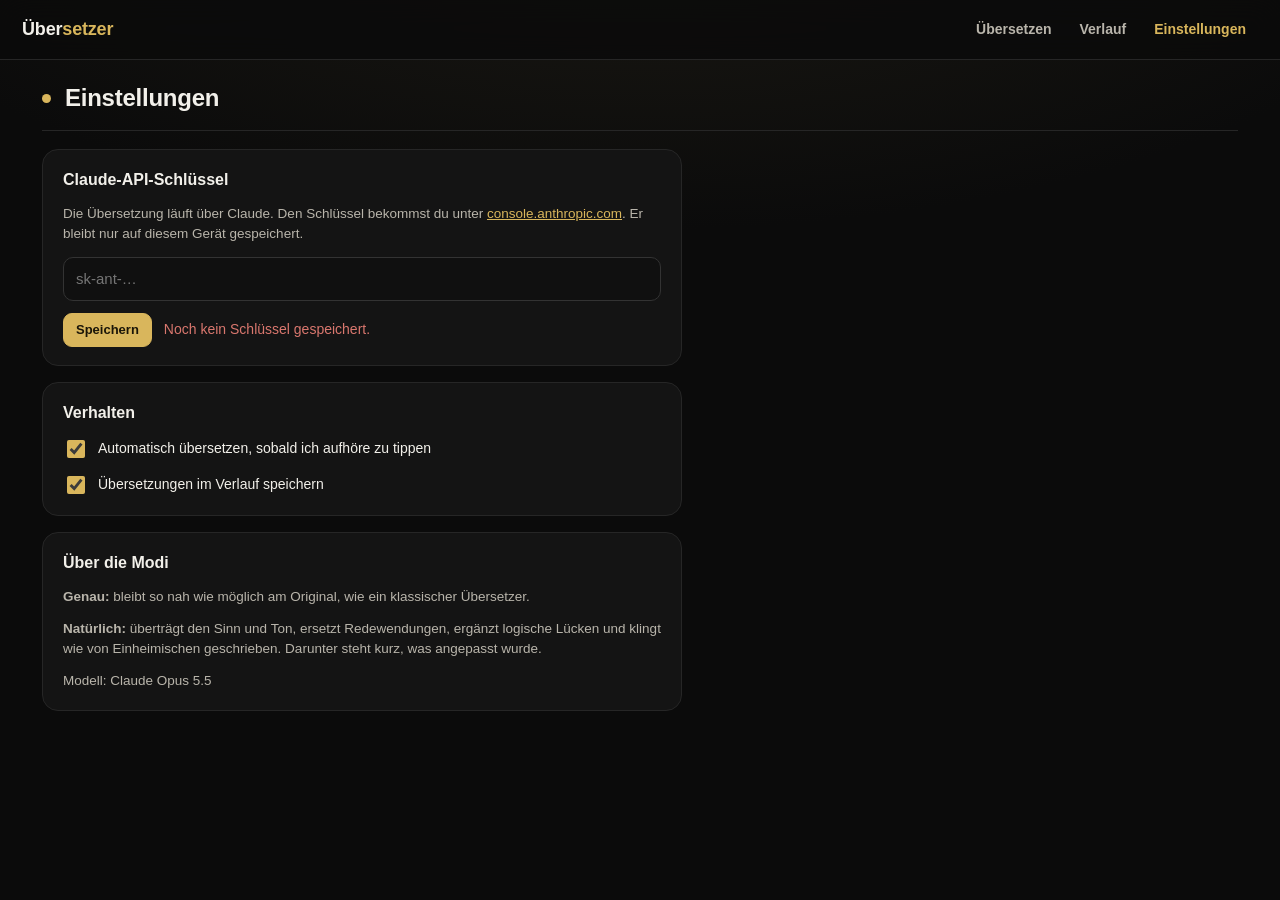
<file: app/index.html>
<!doctype html>
<html lang="de">
<head>
<meta charset="utf-8">
<meta name="viewport" content="width=device-width, initial-scale=1, viewport-fit=cover">
<meta name="theme-color" content="#0b0b0b">
<meta name="apple-mobile-web-app-capable" content="yes">
<meta name="mobile-web-app-capable" content="yes">
<meta name="apple-mobile-web-app-status-bar-style" content="black-translucent">
<meta name="apple-mobile-web-app-title" content="Übersetzer">
<title>Übersetzer</title>
<link rel="manifest" href="manifest.webmanifest">
<link rel="icon" href="icons/icon-192.png">
<link rel="apple-touch-icon" href="icons/icon-180.png">
<link rel="stylesheet" href="style.css">
</head>
<body>
<header class="kopf">
  <h1 class="marke">Über<span>setzer</span></h1>
  <div class="platz"></div>
  <div class="segment" id="modus">
    <button data-modus="genau">Genau</button>
    <button data-modus="natuerlich">Natürlich <small>Kontext</small></button>
  </div>
  <nav class="nav">
    <button data-ansicht="uebersetzen">Übersetzen</button>
    <button data-ansicht="verlauf">Verlauf</button>
    <button data-ansicht="einstellungen">Einstellungen</button>
  </nav>
</header>

<main>
  <!-- Übersetzen -->
  <section id="ansicht-uebersetzen">
    <div class="karte mobil-sprachen">
      <button class="sprache" data-quellwahl></button>
      <button class="tausch" data-tauschen title="Richtung tauschen">⇄</button>
      <div class="chips ziel-chips" data-zielwahl data-kurz></div>
    </div>
    <div class="leiste">
      <span class="feldkopf">Ton</span>
      <div class="chips" id="ton"></div>
      <div class="rechts">
        <span class="feldkopf">Variante</span>
        <div class="chips" id="variante"></div>
      </div>
    </div>
    <p class="modus-info" id="modus-info"></p>
    <div class="felder">
      <div class="karte feld">
        <div class="sprachzeile">
          <button class="sprache" data-quellwahl title="Klicken: Sprache selbst festlegen"></button>
          <div class="platz"></div>
          <button class="tausch" data-tauschen title="Richtung tauschen">⇄</button>
        </div>
        <textarea class="eingabe" id="eingabe" placeholder="Text eingeben oder einfügen …" spellcheck="true"></textarea>
        <div class="fuss">
          <span id="zaehler">0 / 5000</span>
          <span class="platz"></span>
          <button class="knopf" id="einfuegen">Einfügen</button>
          <button class="knopf" id="loeschen">Löschen</button>
          <button class="knopf gold" id="los" title="⌘ + Enter">Übersetzen</button>
        </div>
      </div>
      <div class="karte feld ziel">
        <div class="sprachzeile"><span class="feldkopf">Nach</span><div class="chips ziel-chips" data-zielwahl></div></div>
        <div class="ausgabe leer" id="ausgabe">Die Übersetzung erscheint hier.</div>
        <div class="hinweise versteckt" id="hinweise"><b>Was angepasst wurde</b><ul></ul></div>
        <div class="fuss">
          <span id="laedt" class="laedt versteckt"><i></i><i></i><i></i> übersetzt …</span>
          <span class="platz"></span>
          <button class="knopf" id="vorlesen" disabled>🔊 Vorlesen</button>
          <button class="knopf gold" id="kopieren" disabled>Kopieren</button>
        </div>
      </div>
    </div>
  </section>

  <!-- Verlauf -->
  <section id="ansicht-verlauf" class="versteckt">
    <div class="kopfzeile"><h2>Verlauf</h2><span class="rechts"><button class="knopf" id="verlauf-leeren">Verlauf leeren</button></span></div>
    <div class="verlauf-liste" id="verlauf-liste"></div>
  </section>

  <!-- Einstellungen -->
  <section id="ansicht-einstellungen" class="versteckt">
    <div class="kopfzeile"><h2>Einstellungen</h2></div>
    <div class="einstellungen">
      <div class="karte gruppe">
        <h3>Claude-API-Schlüssel</h3>
        <p>Die Übersetzung läuft über Claude. Den Schlüssel bekommst du unter <a href="https://console.anthropic.com/settings/keys" target="_blank" rel="noopener">console.anthropic.com</a>. Er bleibt nur auf diesem Gerät gespeichert.</p>
        <input class="feld-eingabe" id="schluessel" type="password" autocomplete="off" placeholder="sk-ant-…">
        <div class="zeile"><button class="knopf gold" id="schluessel-speichern">Speichern</button><span class="status" id="schluessel-status"></span></div>
      </div>
      <div class="karte gruppe">
        <h3>Verhalten</h3>
        <label class="schalter"><input type="checkbox" id="auto"> Automatisch übersetzen, sobald ich aufhöre zu tippen</label>
        <label class="schalter"><input type="checkbox" id="verlauf-an"> Übersetzungen im Verlauf speichern</label>
      </div>
      <div class="karte gruppe">
        <h3>Über die Modi</h3>
        <p><b>Genau:</b> bleibt so nah wie möglich am Original, wie ein klassischer Übersetzer.</p>
        <p><b>Natürlich:</b> überträgt den Sinn und Ton, ersetzt Redewendungen, ergänzt logische Lücken und klingt wie von Einheimischen geschrieben. Darunter steht kurz, was angepasst wurde.</p>
        <p>Modell: Claude Opus 5.5</p>
      </div>
    </div>
  </section>
</main>

<nav class="tabbar">
  <button data-ansicht="uebersetzen"><span>⇄</span>Übersetzen</button>
  <button data-ansicht="verlauf"><span>◷</span>Verlauf</button>
  <button data-ansicht="einstellungen"><span>⚙︎</span>Einstellungen</button>
</nav>

<div class="toast" id="toast"></div>
<script type="module" src="app.js"></script>
</body>
</html>
</file>
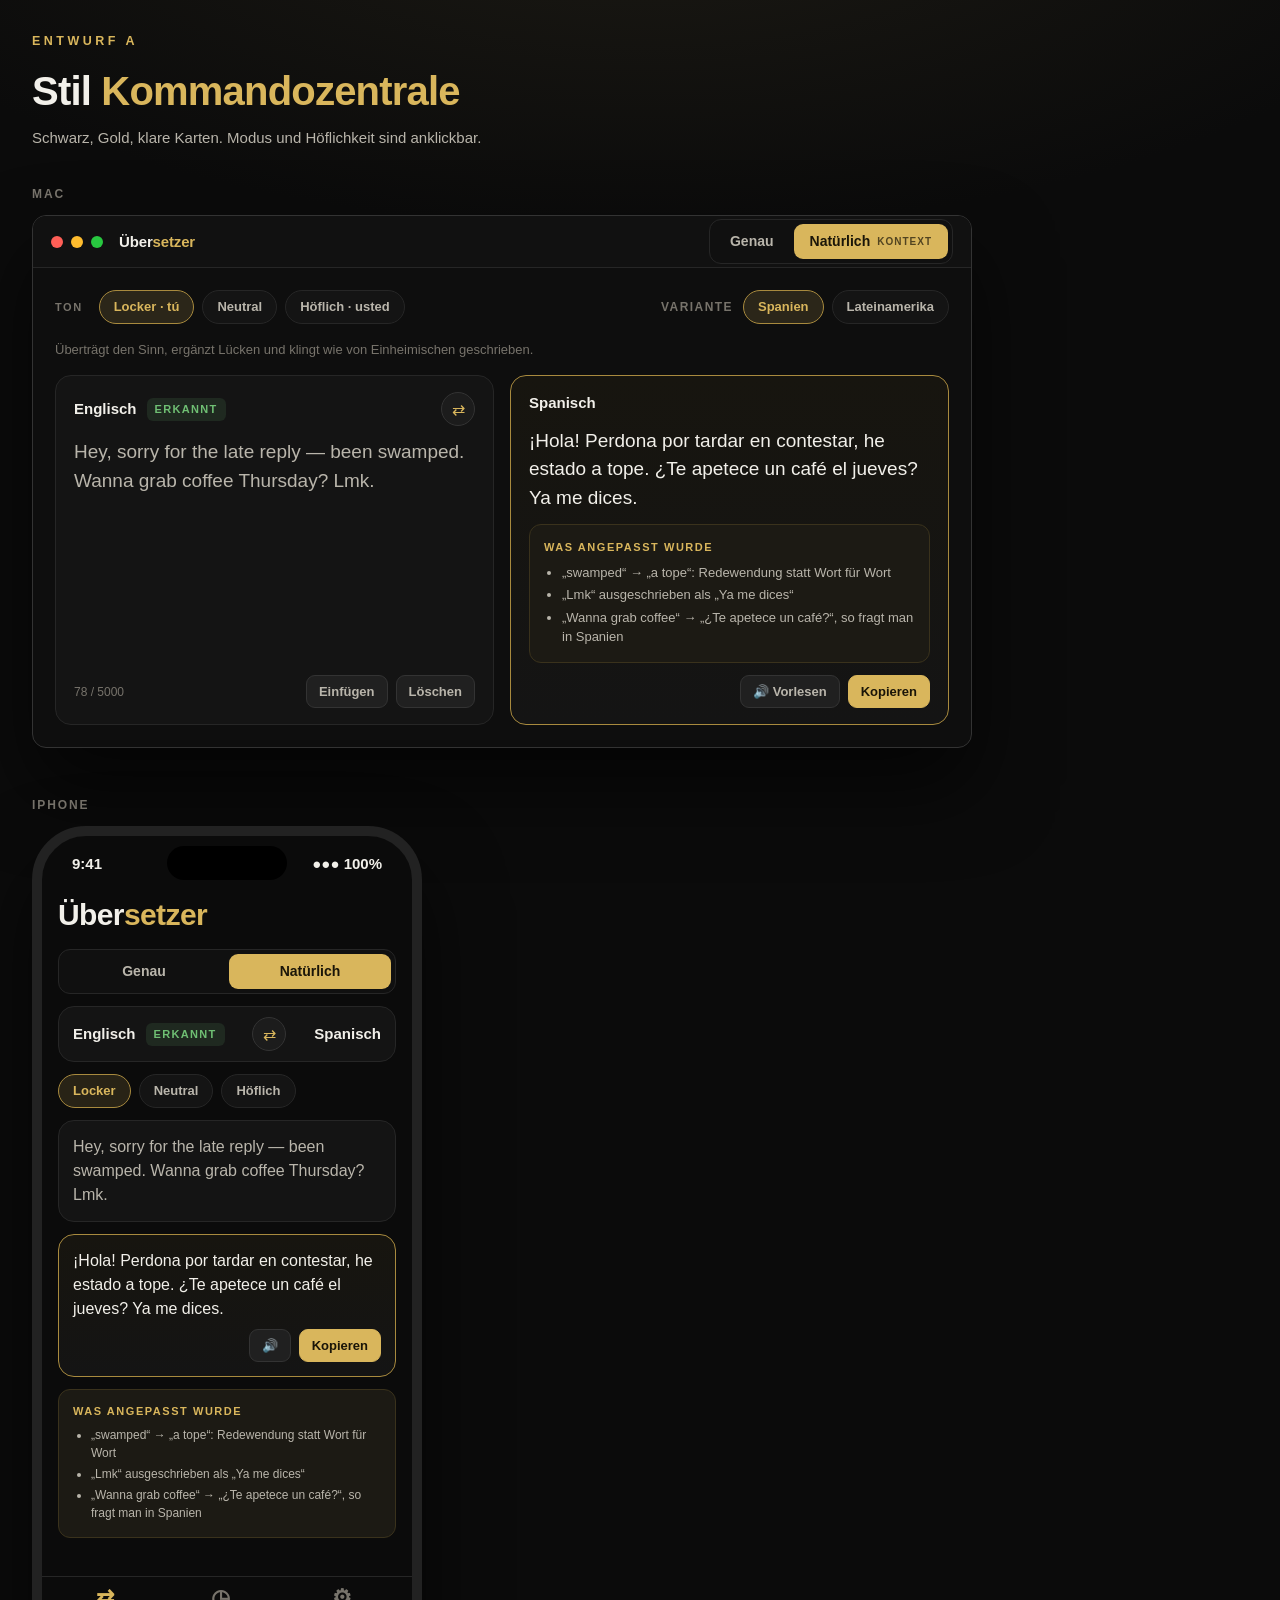
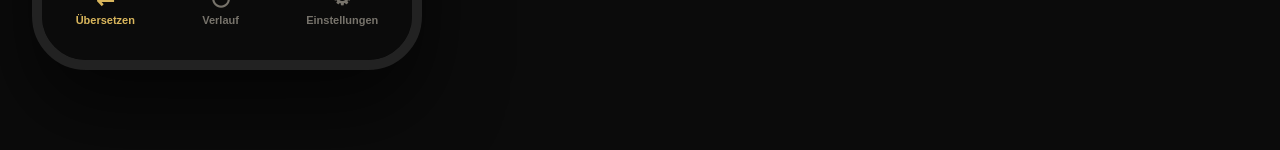
<file: designs/a-kommandozentrale.html>
<!doctype html>
<html lang="de">
<head>
<meta charset="utf-8">
<meta name="viewport" content="width=device-width, initial-scale=1">
<title>Entwurf A – Kommandozentrale</title>
<style>
:root {
  --bg: #0b0b0b; --flaeche: #141414; --flaeche-2: #1a1a1a; --rand: #262626; --rand-hell: #333;
  --text: #f2f0ea; --text-2: #b9b5ab; --text-3: #77736b;
  --gold: #d9b65c; --gold-dunkel: #a88a3e; --gruen: #6fbf73; --blau: #6ea8d9;
}
* { box-sizing: border-box; }
body {
  margin: 0; min-height: 100vh; color: var(--text);
  background: radial-gradient(1200px 500px at 50% -120px, #1c1a14 0%, transparent 70%), var(--bg);
  font: 15px/1.5 -apple-system, BlinkMacSystemFont, "SF Pro Text", "Helvetica Neue", sans-serif;
  -webkit-font-smoothing: antialiased;
}
.seite { max-width: 1440px; margin: 0 auto; padding: 32px 32px 80px; }
.augenbraue { color: var(--gold); letter-spacing: .28em; font-size: 12.5px; font-weight: 600; text-transform: uppercase; }
h1 { font-size: 40px; margin: 10px 0 6px; font-weight: 800; letter-spacing: -.02em; }
h1 span { color: var(--gold); }
.unter { color: var(--text-2); margin: 0 0 36px; }
.buehne { display: flex; gap: 48px; align-items: flex-start; flex-wrap: wrap; }
.beschriftung { color: var(--text-3); font-size: 12px; letter-spacing: .16em; text-transform: uppercase; font-weight: 600; margin-bottom: 12px; }

/* Bausteine */
.segment { display: inline-flex; background: #101010; border: 1px solid var(--rand); border-radius: 12px; padding: 4px; gap: 4px; }
.segment button { background: none; border: 0; color: var(--text-2); font: inherit; font-weight: 600; font-size: 14px; padding: 7px 16px; border-radius: 9px; cursor: pointer; display: flex; align-items: center; gap: 7px; }
.segment button.an { background: var(--gold); color: #1a1508; }
.segment button .stern { font-size: 10px; letter-spacing: .1em; text-transform: uppercase; opacity: .7; }
.chips { display: flex; gap: 8px; flex-wrap: wrap; }
.chip { background: var(--flaeche); border: 1px solid var(--rand); color: var(--text-2); font: inherit; font-weight: 600; font-size: 13px; padding: 6px 14px; border-radius: 999px; cursor: pointer; }
.chip.an { background: rgba(217,182,92,.14); color: var(--gold); border-color: var(--gold-dunkel); }
.karte { background: var(--flaeche); border: 1px solid var(--rand); border-radius: 16px; }
.sprache { display: flex; align-items: center; gap: 10px; font-weight: 700; font-size: 15px; }
.sprache small { font-weight: 600; font-size: 11px; letter-spacing: .12em; text-transform: uppercase; color: var(--gruen); background: rgba(111,191,115,.12); padding: 3px 8px; border-radius: 6px; }
.tausch { width: 34px; height: 34px; border-radius: 50%; border: 1px solid var(--rand-hell); background: #1c1c1c; color: var(--gold); font-size: 16px; cursor: pointer; }
.knopf { background: #202020; border: 1px solid var(--rand-hell); color: var(--text-2); font: inherit; font-size: 13px; font-weight: 600; padding: 6px 12px; border-radius: 9px; cursor: pointer; }
.knopf.gold { background: var(--gold); color: #1a1508; border-color: var(--gold); }
.feldkopf { font-size: 11px; letter-spacing: .14em; text-transform: uppercase; color: var(--text-3); font-weight: 700; }
.hinweise { background: #1c1a14; border: 1px solid #3a321c; border-radius: 12px; padding: 12px 14px; font-size: 13px; color: var(--text-2); }
.hinweise b { color: var(--gold); font-size: 11px; letter-spacing: .14em; text-transform: uppercase; }
.hinweise ul { margin: 6px 0 0; padding-left: 18px; }
.hinweise li { margin: 3px 0; }
.ausgabe-text { font-size: 19px; line-height: 1.5; color: var(--text); }
.quelle-text { font-size: 19px; line-height: 1.5; color: var(--text-2); }

/* Mac-Fenster */
.mac { width: 940px; border-radius: 14px; overflow: hidden; border: 1px solid var(--rand-hell); box-shadow: 0 40px 80px rgba(0,0,0,.6); background: #0e0e0e; }
.titelleiste { height: 52px; display: flex; align-items: center; gap: 16px; padding: 0 18px; border-bottom: 1px solid var(--rand); background: #111; }
.ampel { display: flex; gap: 8px; }
.ampel i { width: 12px; height: 12px; border-radius: 50%; background: #ff5f57; }
.ampel i:nth-child(2) { background: #febc2e; } .ampel i:nth-child(3) { background: #28c840; }
.titelleiste .name { font-weight: 800; letter-spacing: -.01em; }
.titelleiste .name span { color: var(--gold); }
.titelleiste .platz { flex: 1; }
.mac-inhalt { padding: 22px; display: grid; gap: 16px; }
.leiste { display: flex; align-items: center; gap: 16px; flex-wrap: wrap; }
.leiste .rechts { margin-left: auto; display: flex; align-items: center; gap: 10px; color: var(--text-3); font-size: 12px; letter-spacing: .12em; text-transform: uppercase; font-weight: 600; }
.modus-info { color: var(--text-3); font-size: 13px; }
.felder { display: grid; grid-template-columns: 1fr 1fr; gap: 16px; }
.feld { padding: 16px 18px; display: flex; flex-direction: column; gap: 12px; min-height: 300px; }
.feld.ziel { border-color: var(--gold-dunkel); background: linear-gradient(180deg, #17150f, var(--flaeche)); }
.feld .fuss { margin-top: auto; display: flex; gap: 8px; align-items: center; color: var(--text-3); font-size: 12px; }
.feld .fuss .platz { flex: 1; }
.sprachzeile { display: flex; align-items: center; gap: 12px; }

/* iPhone */
.phone { width: 390px; height: 844px; border-radius: 54px; border: 10px solid #222; background: var(--bg); position: relative; overflow: hidden; box-shadow: 0 40px 80px rgba(0,0,0,.6); }
.insel { position: absolute; top: 10px; left: 50%; transform: translateX(-50%); width: 120px; height: 34px; background: #000; border-radius: 20px; z-index: 2; }
.statusleiste { height: 50px; display: flex; justify-content: space-between; align-items: center; padding: 6px 30px 0; font-weight: 600; font-size: 15px; }
.p-inhalt { padding: 6px 16px 0; display: grid; gap: 12px; }
.p-inhalt h2 { margin: 0; font-size: 30px; font-weight: 800; letter-spacing: -.02em; }
.p-inhalt h2 span { color: var(--gold); }
.p-inhalt .segment { width: 100%; }
.p-inhalt .segment button { flex: 1; justify-content: center; }
.p-sprachen { display: flex; align-items: center; justify-content: space-between; padding: 10px 14px; }
.p-feld { padding: 14px; display: grid; gap: 8px; }
.p-feld .quelle-text, .p-feld .ausgabe-text { font-size: 16px; }
.p-feld.ziel { border-color: var(--gold-dunkel); background: linear-gradient(180deg, #17150f, var(--flaeche)); }
.p-feld .fuss { display: flex; gap: 8px; justify-content: flex-end; }
.p-hinweise { font-size: 12px; }
.tabbar { position: absolute; bottom: 0; left: 0; right: 0; height: 84px; border-top: 1px solid var(--rand); background: rgba(11,11,11,.95); display: flex; justify-content: space-around; padding-top: 10px; font-size: 11px; font-weight: 600; color: var(--text-3); }
.tabbar div { display: flex; flex-direction: column; align-items: center; gap: 3px; }
.tabbar div.an { color: var(--gold); }
.tabbar span { font-size: 22px; line-height: 1; }
</style>
</head>
<body>
<div class="seite">
  <div class="augenbraue">Entwurf A</div>
  <h1>Stil <span>Kommandozentrale</span></h1>
  <p class="unter">Schwarz, Gold, klare Karten. Modus und Höflichkeit sind anklickbar.</p>

  <div class="buehne">
    <div>
      <div class="beschriftung">Mac</div>
      <div class="mac geraet">
        <div class="titelleiste">
          <div class="ampel"><i></i><i></i><i></i></div>
          <div class="name">Über<span>setzer</span></div>
          <div class="platz"></div>
          <div class="segment">
            <button data-modus="genau">Genau</button>
            <button data-modus="natuerlich">Natürlich <span class="stern">Kontext</span></button>
          </div>
        </div>
        <div class="mac-inhalt">
          <div class="leiste">
            <span class="feldkopf">Ton</span>
            <div class="chips">
              <button class="chip" data-ton="locker">Locker · tú</button>
              <button class="chip" data-ton="neutral">Neutral</button>
              <button class="chip" data-ton="hoeflich">Höflich · usted</button>
            </div>
            <div class="rechts">Variante
              <div class="chips"><button class="chip an">Spanien</button><button class="chip">Lateinamerika</button></div>
            </div>
          </div>
          <div class="modus-info"></div>
          <div class="felder">
            <div class="karte feld">
              <div class="sprachzeile">
                <div class="sprache">Englisch <small>Erkannt</small></div>
                <div style="flex:1"></div>
                <button class="tausch" title="Richtung tauschen">⇄</button>
              </div>
              <div class="quelle-text"></div>
              <div class="fuss"><span>78 / 5000</span><span class="platz"></span><button class="knopf">Einfügen</button><button class="knopf">Löschen</button></div>
            </div>
            <div class="karte feld ziel">
              <div class="sprachzeile"><div class="sprache">Spanisch</div></div>
              <div class="ausgabe-text"></div>
              <div class="hinweise"><b>Was angepasst wurde</b><ul></ul></div>
              <div class="fuss"><span class="platz"></span><button class="knopf">🔊 Vorlesen</button><button class="knopf gold">Kopieren</button></div>
            </div>
          </div>
        </div>
      </div>
    </div>

    <div>
      <div class="beschriftung">iPhone</div>
      <div class="phone geraet">
        <div class="insel"></div>
        <div class="statusleiste"><span>9:41</span><span>●●● 100%</span></div>
        <div class="p-inhalt">
          <h2>Über<span>setzer</span></h2>
          <div class="segment">
            <button data-modus="genau">Genau</button>
            <button data-modus="natuerlich">Natürlich</button>
          </div>
          <div class="karte p-sprachen">
            <div class="sprache">Englisch <small>Erkannt</small></div>
            <button class="tausch">⇄</button>
            <div class="sprache">Spanisch</div>
          </div>
          <div class="chips">
            <button class="chip" data-ton="locker">Locker</button>
            <button class="chip" data-ton="neutral">Neutral</button>
            <button class="chip" data-ton="hoeflich">Höflich</button>
          </div>
          <div class="karte p-feld"><div class="quelle-text"></div></div>
          <div class="karte p-feld ziel">
            <div class="ausgabe-text"></div>
            <div class="fuss"><button class="knopf">🔊</button><button class="knopf gold">Kopieren</button></div>
          </div>
          <div class="hinweise p-hinweise"><b>Was angepasst wurde</b><ul></ul></div>
        </div>
        <div class="tabbar">
          <div class="an"><span>⇄</span>Übersetzen</div>
          <div><span>◷</span>Verlauf</div>
          <div><span>⚙︎</span>Einstellungen</div>
        </div>
      </div>
    </div>
  </div>
</div>
<script src="demo.js"></script>
</body>
</html>
</file>
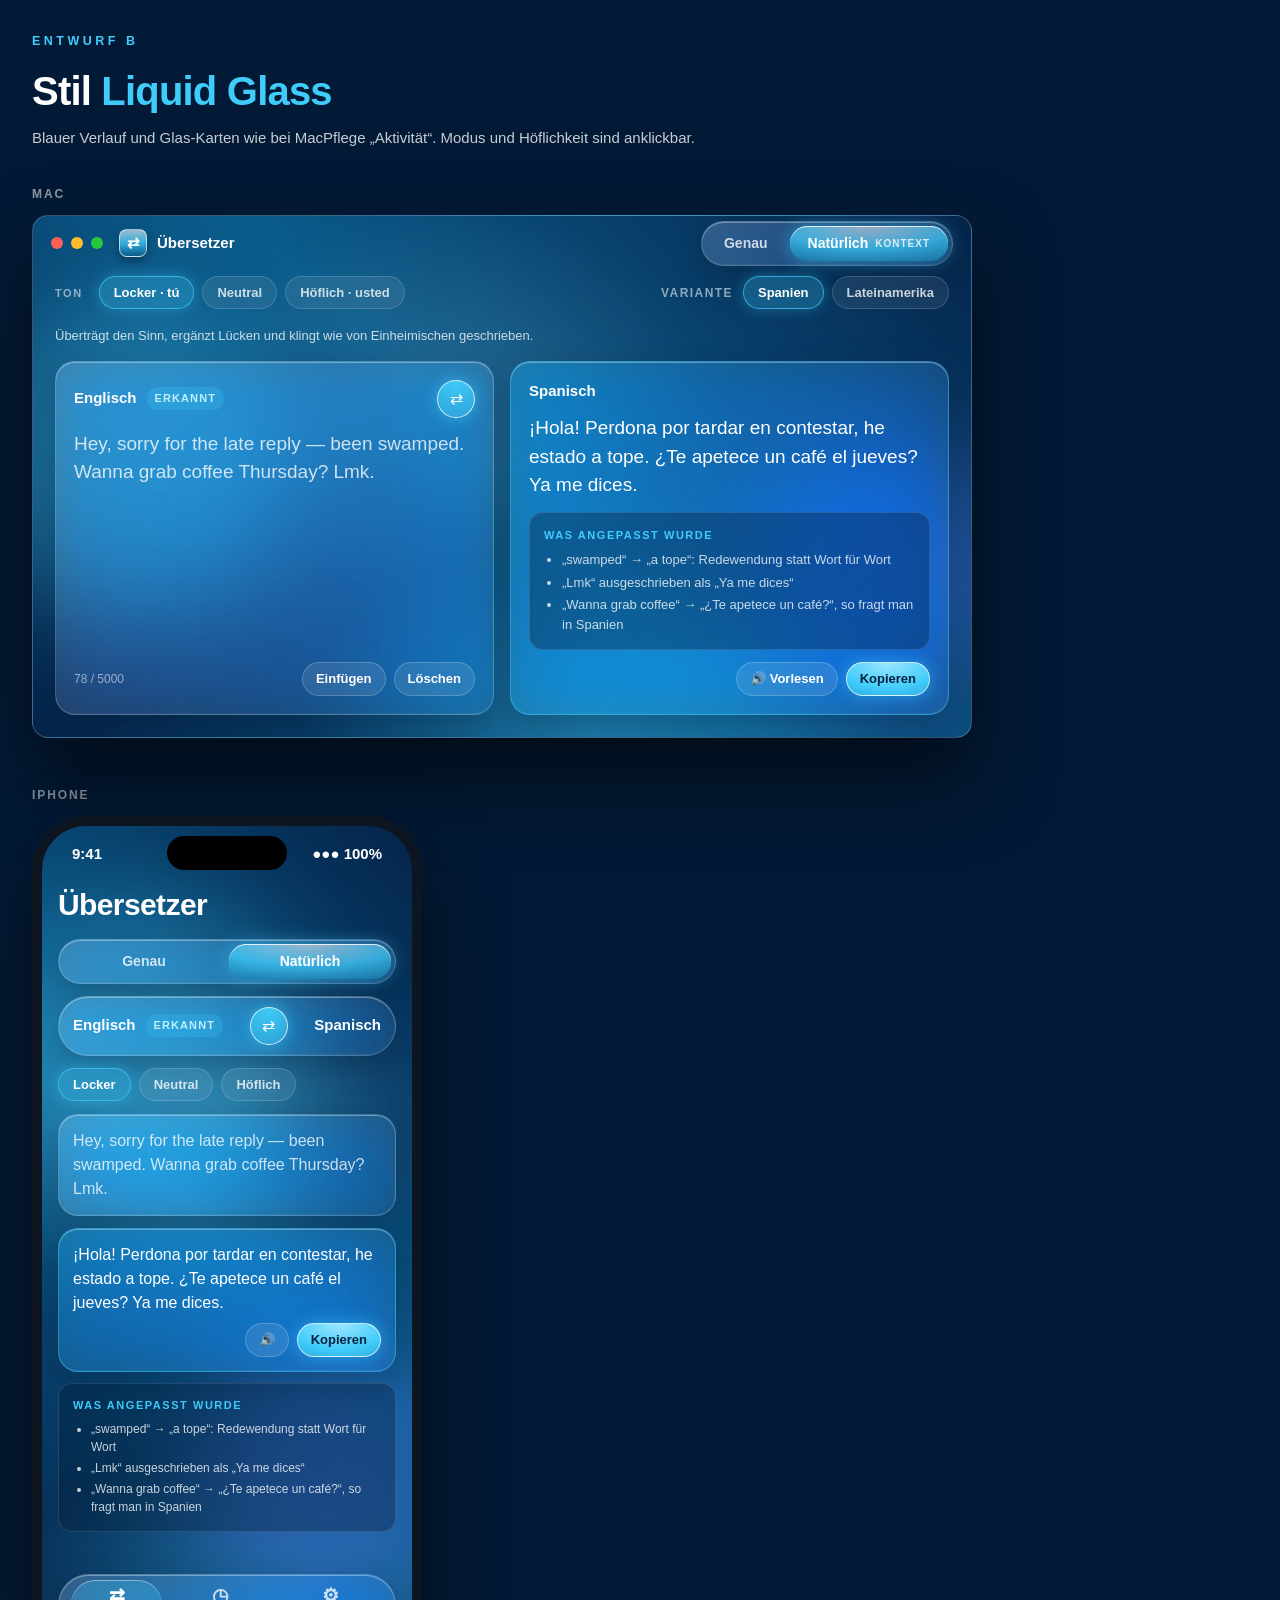
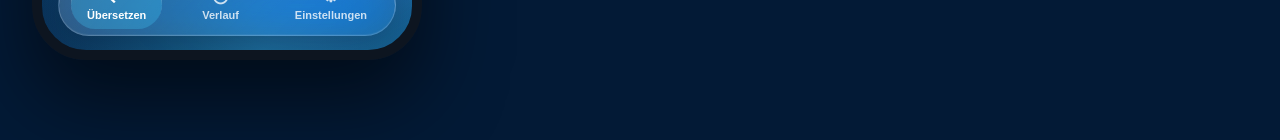
<file: designs/b-liquid-glass.html>
<!doctype html>
<html lang="de">
<head>
<meta charset="utf-8">
<meta name="viewport" content="width=device-width, initial-scale=1">
<title>Entwurf B – Liquid Glass</title>
<style>
:root {
  --tief: #05244a; --mitte: #0a5c8c; --akzent: #40ccfa;
  --text: #ffffff; --text-2: rgba(255,255,255,.78); --text-3: rgba(255,255,255,.55);
  --glas: linear-gradient(135deg, rgba(255,255,255,.18), rgba(255,255,255,.06));
  --glas-rand: rgba(255,255,255,.18);
}
* { box-sizing: border-box; }
body {
  margin: 0; min-height: 100vh; color: var(--text);
  background: #031a36;
  font: 15px/1.5 -apple-system, BlinkMacSystemFont, "SF Pro Text", "Helvetica Neue", sans-serif;
  -webkit-font-smoothing: antialiased;
}
.seite { max-width: 1440px; margin: 0 auto; padding: 32px 32px 80px; }
.augenbraue { color: var(--akzent); letter-spacing: .28em; font-size: 12.5px; font-weight: 600; text-transform: uppercase; }
h1 { font-size: 40px; margin: 10px 0 6px; font-weight: 800; letter-spacing: -.02em; }
h1 span { color: var(--akzent); }
.unter { color: var(--text-2); margin: 0 0 36px; }
.buehne { display: flex; gap: 48px; align-items: flex-start; flex-wrap: wrap; }
.beschriftung { color: var(--text-3); font-size: 12px; letter-spacing: .16em; text-transform: uppercase; font-weight: 600; margin-bottom: 12px; }

/* Hintergrund wie MacPflege „Aktivität“ */
.himmel { position: relative; overflow: hidden;
  background:
    radial-gradient(420px 300px at 60% 100%, rgba(64,204,250,.35), transparent 70%),
    radial-gradient(360px 280px at 45% 35%, rgba(255,255,255,.10), transparent 70%),
    linear-gradient(45deg, var(--tief), var(--mitte), var(--tief));
}
.himmel::before, .himmel::after { content: ""; position: absolute; border-radius: 50%; filter: blur(50px); pointer-events: none; }
.himmel::before { width: 320px; height: 320px; left: -60px; top: 80px; background: rgba(64,204,250,.35); }
.himmel::after { width: 260px; height: 260px; right: -40px; bottom: 40px; background: rgba(90,120,255,.35); }
.himmel > * { position: relative; z-index: 1; }

/* Glas */
.glas {
  background: var(--glas); border: 1px solid var(--glas-rand); border-radius: 20px;
  backdrop-filter: blur(24px) saturate(170%); -webkit-backdrop-filter: blur(24px) saturate(170%);
  box-shadow: inset 0 1px 0 rgba(255,255,255,.35), inset 0 -1px 0 rgba(255,255,255,.05), 0 10px 30px rgba(0,10,30,.25);
}
.glas.ziel { background: linear-gradient(135deg, rgba(64,204,250,.26), rgba(255,255,255,.07)); border-color: rgba(64,204,250,.45); }

/* Bausteine */
.segment { display: inline-flex; padding: 4px; gap: 4px; border-radius: 999px; }
.segment button { background: none; border: 0; color: var(--text-2); font: inherit; font-weight: 600; font-size: 14px; padding: 7px 18px; border-radius: 999px; cursor: pointer; display: flex; align-items: center; gap: 7px; }
.segment button.an { color: #fff; background: radial-gradient(120% 140% at 50% 0%, rgba(255,255,255,.55), rgba(64,204,250,.75) 45%, rgba(10,92,140,.9)); box-shadow: inset 0 1px 0 rgba(255,255,255,.8), 0 0 18px rgba(64,204,250,.55); }
.segment button .stern { font-size: 10px; letter-spacing: .1em; text-transform: uppercase; opacity: .8; }
.chips { display: flex; gap: 8px; flex-wrap: wrap; }
.chip { background: rgba(255,255,255,.08); border: 1px solid rgba(255,255,255,.16); color: var(--text-2); font: inherit; font-weight: 600; font-size: 13px; padding: 6px 14px; border-radius: 999px; cursor: pointer; backdrop-filter: blur(12px); }
.chip.an { background: rgba(64,204,250,.25); border-color: rgba(64,204,250,.7); color: #fff; box-shadow: 0 0 14px rgba(64,204,250,.35); }
.sprache { display: flex; align-items: center; gap: 10px; font-weight: 700; font-size: 15px; }
.sprache small { font-weight: 600; font-size: 11px; letter-spacing: .1em; text-transform: uppercase; color: #bff0ff; background: rgba(64,204,250,.22); padding: 3px 8px; border-radius: 999px; }
.tausch { width: 38px; height: 38px; border-radius: 50%; border: 1.5px solid rgba(255,255,255,.75); color: #fff; font-size: 16px; cursor: pointer;
  background: radial-gradient(circle at 50% 0%, var(--akzent), rgba(64,204,250,.45)); box-shadow: 0 0 16px rgba(64,204,250,.6); }
.knopf { background: rgba(255,255,255,.10); border: 1px solid rgba(255,255,255,.2); color: #fff; font: inherit; font-size: 13px; font-weight: 600; padding: 6px 13px; border-radius: 999px; cursor: pointer; }
.knopf.voll { background: radial-gradient(120% 160% at 50% 0%, #9be6ff, var(--akzent) 50%, #1b8fc4); border-color: rgba(255,255,255,.7); color: #03243f; box-shadow: 0 0 16px rgba(64,204,250,.5); }
.feldkopf { font-size: 11px; letter-spacing: .14em; text-transform: uppercase; color: var(--text-3); font-weight: 700; }
.hinweise { background: rgba(3,26,54,.35); border: 1px solid rgba(255,255,255,.12); border-radius: 14px; padding: 12px 14px; font-size: 13px; color: var(--text-2); }
.hinweise b { color: var(--akzent); font-size: 11px; letter-spacing: .14em; text-transform: uppercase; }
.hinweise ul { margin: 6px 0 0; padding-left: 18px; }
.hinweise li { margin: 3px 0; }
.ausgabe-text { font-size: 19px; line-height: 1.5; color: #fff; }
.quelle-text { font-size: 19px; line-height: 1.5; color: var(--text-2); }

/* Mac-Fenster */
.mac { width: 940px; border-radius: 16px; border: 1px solid rgba(255,255,255,.2); box-shadow: 0 40px 80px rgba(0,0,0,.55); }
.titelleiste { height: 54px; display: flex; align-items: center; gap: 16px; padding: 0 18px; }
.ampel { display: flex; gap: 8px; }
.ampel i { width: 12px; height: 12px; border-radius: 50%; background: #ff5f57; }
.ampel i:nth-child(2) { background: #febc2e; } .ampel i:nth-child(3) { background: #28c840; }
.titelleiste .name { font-weight: 800; display: flex; align-items: center; gap: 10px; }
.logo { width: 28px; height: 28px; border-radius: 8px; display: grid; place-items: center; font-size: 15px;
  background: linear-gradient(180deg, rgba(255,255,255,.6), rgba(64,204,250,.75), rgba(10,92,140,.95)); border: 1px solid rgba(255,255,255,.6); box-shadow: 0 4px 10px rgba(0,0,0,.3); }
.titelleiste .platz { flex: 1; }
.mac-inhalt { padding: 6px 22px 22px; display: grid; gap: 16px; }
.leiste { display: flex; align-items: center; gap: 16px; flex-wrap: wrap; }
.leiste .rechts { margin-left: auto; display: flex; align-items: center; gap: 10px; color: var(--text-3); font-size: 12px; letter-spacing: .12em; text-transform: uppercase; font-weight: 600; }
.modus-info { color: var(--text-2); font-size: 13px; }
.felder { display: grid; grid-template-columns: 1fr 1fr; gap: 16px; }
.feld { padding: 18px; display: flex; flex-direction: column; gap: 12px; min-height: 300px; }
.feld .fuss { margin-top: auto; display: flex; gap: 8px; align-items: center; color: var(--text-3); font-size: 12px; }
.feld .fuss .platz { flex: 1; }
.sprachzeile { display: flex; align-items: center; gap: 12px; }

/* iPhone */
.phone { width: 390px; height: 844px; border-radius: 54px; border: 10px solid #0d1520; box-shadow: 0 40px 80px rgba(0,0,0,.55); }
.insel { position: absolute !important; top: 10px; left: 50%; transform: translateX(-50%); width: 120px; height: 34px; background: #000; border-radius: 20px; z-index: 3 !important; }
.statusleiste { height: 50px; display: flex; justify-content: space-between; align-items: center; padding: 6px 30px 0; font-weight: 600; font-size: 15px; }
.p-inhalt { padding: 6px 16px 0; display: grid; gap: 12px; }
.p-inhalt h2 { margin: 0; font-size: 30px; font-weight: 800; letter-spacing: -.02em; }
.p-inhalt .segment { width: 100%; }
.p-inhalt .segment button { flex: 1; justify-content: center; }
.p-sprachen { display: flex; align-items: center; justify-content: space-between; padding: 10px 14px; border-radius: 999px; }
.p-feld { padding: 14px; display: grid; gap: 8px; }
.p-feld .quelle-text, .p-feld .ausgabe-text { font-size: 16px; }
.p-feld .fuss { display: flex; gap: 8px; justify-content: flex-end; }
.p-hinweise { font-size: 12px; }
.tabbar { position: absolute !important; bottom: 14px; left: 16px; right: 16px; height: 62px; border-radius: 999px; display: flex; justify-content: space-around; align-items: center; font-size: 11px; font-weight: 600; color: var(--text-2); }
.tabbar div { display: flex; flex-direction: column; align-items: center; gap: 2px; padding: 6px 16px; border-radius: 999px; }
.tabbar div.an { color: #fff; background: rgba(64,204,250,.28); box-shadow: inset 0 1px 0 rgba(255,255,255,.4); }
.tabbar span { font-size: 19px; line-height: 1; }
</style>
</head>
<body>
<div class="seite">
  <div class="augenbraue">Entwurf B</div>
  <h1>Stil <span>Liquid Glass</span></h1>
  <p class="unter">Blauer Verlauf und Glas-Karten wie bei MacPflege „Aktivität“. Modus und Höflichkeit sind anklickbar.</p>

  <div class="buehne">
    <div>
      <div class="beschriftung">Mac</div>
      <div class="mac himmel geraet">
        <div class="titelleiste">
          <div class="ampel"><i></i><i></i><i></i></div>
          <div class="name"><span class="logo">⇄</span>Übersetzer</div>
          <div class="platz"></div>
          <div class="segment glas">
            <button data-modus="genau">Genau</button>
            <button data-modus="natuerlich">Natürlich <span class="stern">Kontext</span></button>
          </div>
        </div>
        <div class="mac-inhalt">
          <div class="leiste">
            <span class="feldkopf">Ton</span>
            <div class="chips">
              <button class="chip" data-ton="locker">Locker · tú</button>
              <button class="chip" data-ton="neutral">Neutral</button>
              <button class="chip" data-ton="hoeflich">Höflich · usted</button>
            </div>
            <div class="rechts">Variante
              <div class="chips"><button class="chip an">Spanien</button><button class="chip">Lateinamerika</button></div>
            </div>
          </div>
          <div class="modus-info"></div>
          <div class="felder">
            <div class="glas feld">
              <div class="sprachzeile">
                <div class="sprache">Englisch <small>Erkannt</small></div>
                <div style="flex:1"></div>
                <button class="tausch" title="Richtung tauschen">⇄</button>
              </div>
              <div class="quelle-text"></div>
              <div class="fuss"><span>78 / 5000</span><span class="platz"></span><button class="knopf">Einfügen</button><button class="knopf">Löschen</button></div>
            </div>
            <div class="glas ziel feld">
              <div class="sprachzeile"><div class="sprache">Spanisch</div></div>
              <div class="ausgabe-text"></div>
              <div class="hinweise"><b>Was angepasst wurde</b><ul></ul></div>
              <div class="fuss"><span class="platz"></span><button class="knopf">🔊 Vorlesen</button><button class="knopf voll">Kopieren</button></div>
            </div>
          </div>
        </div>
      </div>
    </div>

    <div>
      <div class="beschriftung">iPhone</div>
      <div class="phone himmel geraet">
        <div class="insel"></div>
        <div class="statusleiste"><span>9:41</span><span>●●● 100%</span></div>
        <div class="p-inhalt">
          <h2>Übersetzer</h2>
          <div class="segment glas">
            <button data-modus="genau">Genau</button>
            <button data-modus="natuerlich">Natürlich</button>
          </div>
          <div class="glas p-sprachen">
            <div class="sprache">Englisch <small>Erkannt</small></div>
            <button class="tausch">⇄</button>
            <div class="sprache">Spanisch</div>
          </div>
          <div class="chips">
            <button class="chip" data-ton="locker">Locker</button>
            <button class="chip" data-ton="neutral">Neutral</button>
            <button class="chip" data-ton="hoeflich">Höflich</button>
          </div>
          <div class="glas p-feld"><div class="quelle-text"></div></div>
          <div class="glas ziel p-feld">
            <div class="ausgabe-text"></div>
            <div class="fuss"><button class="knopf">🔊</button><button class="knopf voll">Kopieren</button></div>
          </div>
          <div class="hinweise p-hinweise"><b>Was angepasst wurde</b><ul></ul></div>
        </div>
        <div class="tabbar glas">
          <div class="an"><span>⇄</span>Übersetzen</div>
          <div><span>◷</span>Verlauf</div>
          <div><span>⚙︎</span>Einstellungen</div>
        </div>
      </div>
    </div>
  </div>
</div>
<script src="demo.js"></script>
</body>
</html>
</file>
<file: app/style.css>
/* Übersetzer im Stil der Kommandozentrale (Farben wie Kommandozentrale/kz.css) */
:root {
  --bg: #0b0b0b;
  --flaeche: #141414;
  --flaeche-2: #1a1a1a;
  --rand: #262626;
  --rand-hell: #333;
  --text: #f2f0ea;
  --text-2: #b9b5ab;
  --text-3: #77736b;
  --gold: #d9b65c;
  --gold-dunkel: #a88a3e;
  --gruen: #6fbf73;
  --rot: #d9776e;
  --radius: 16px;
}
* { box-sizing: border-box; -webkit-tap-highlight-color: transparent; }
html, body { height: 100%; }
body {
  margin: 0;
  background: radial-gradient(1200px 500px at 50% -120px, #1c1a14 0%, transparent 70%), var(--bg);
  background-attachment: fixed;
  color: var(--text);
  font: 15px/1.5 -apple-system, BlinkMacSystemFont, "SF Pro Text", "Helvetica Neue", sans-serif;
  -webkit-font-smoothing: antialiased;
}
button { font: inherit; }
.versteckt { display: none !important; }

/* Kopf */
.kopf {
  position: sticky; top: 0; z-index: 10;
  display: flex; align-items: center; gap: 16px;
  padding: calc(12px + env(safe-area-inset-top)) 22px 12px;
  background: rgba(11,11,11,.85); backdrop-filter: blur(14px); -webkit-backdrop-filter: blur(14px);
  border-bottom: 1px solid var(--rand);
}
.marke { font-weight: 800; font-size: 18px; letter-spacing: -.01em; margin: 0; }
.marke span { color: var(--gold); }
.platz { flex: 1; }
.nav { display: flex; gap: 4px; }
.nav button { background: none; border: 0; color: var(--text-2); font-weight: 600; font-size: 14px; padding: 7px 12px; border-radius: 9px; cursor: pointer; }
.nav button:hover { color: var(--text); background: var(--flaeche); }
.nav button.an { color: var(--gold); }

/* Bausteine */
.segment { display: inline-flex; background: #101010; border: 1px solid var(--rand); border-radius: 12px; padding: 4px; gap: 4px; }
.segment button { background: none; border: 0; color: var(--text-2); font-weight: 600; font-size: 14px; padding: 7px 16px; border-radius: 9px; cursor: pointer; display: flex; align-items: center; justify-content: center; gap: 7px; }
.segment button.an { background: var(--gold); color: #1a1508; }
.segment button small { font-size: 10px; letter-spacing: .1em; text-transform: uppercase; opacity: .7; }
.chips { display: flex; gap: 8px; flex-wrap: wrap; }
.chip { background: var(--flaeche); border: 1px solid var(--rand); color: var(--text-2); font-weight: 600; font-size: 13px; padding: 6px 14px; border-radius: 999px; cursor: pointer; }
.chip:hover { color: var(--text); border-color: var(--rand-hell); }
.chip.an { background: rgba(217,182,92,.14); color: var(--gold); border-color: var(--gold-dunkel); }
.karte { background: var(--flaeche); border: 1px solid var(--rand); border-radius: var(--radius); }
.knopf { background: #202020; border: 1px solid var(--rand-hell); color: var(--text-2); font-size: 13px; font-weight: 600; padding: 6px 12px; border-radius: 9px; cursor: pointer; white-space: nowrap; }
.knopf:hover { border-color: var(--gold-dunkel); color: var(--gold); }
.knopf.gold { background: var(--gold); color: #1a1508; border-color: var(--gold); }
.knopf.gold:hover { background: #e6c46d; color: #1a1508; }
.knopf[disabled] { opacity: .45; cursor: default; }
.feldkopf { font-size: 11px; letter-spacing: .14em; text-transform: uppercase; color: var(--text-3); font-weight: 700; }
.tausch { width: 34px; height: 34px; flex: none; border-radius: 50%; border: 1px solid var(--rand-hell); background: #1c1c1c; color: var(--gold); font-size: 16px; cursor: pointer; }
.tausch:hover { border-color: var(--gold-dunkel); }

/* Sprachauswahl */
.sprache { display: inline-flex; align-items: center; gap: 8px; font-weight: 700; font-size: 15px; background: none; border: 0; color: var(--text); padding: 0; cursor: pointer; }
.sprache small { font-weight: 600; font-size: 10.5px; letter-spacing: .12em; text-transform: uppercase; color: var(--gruen); background: rgba(111,191,115,.12); padding: 3px 8px; border-radius: 6px; }
.sprache small.manuell { color: var(--gold); background: rgba(217,182,92,.14); }

/* Übersetzen-Ansicht */
main { max-width: 1240px; margin: 0 auto; padding: 20px 22px 40px; }
.leiste { display: flex; align-items: center; gap: 14px; flex-wrap: wrap; margin-bottom: 10px; }
.leiste .rechts { margin-left: auto; display: flex; align-items: center; gap: 10px; }
.modus-info { color: var(--text-3); font-size: 13px; margin: 0 0 14px; }
.felder { display: grid; grid-template-columns: 1fr 1fr; gap: 16px; }
.feld { padding: 16px 18px; display: flex; flex-direction: column; gap: 12px; min-height: 340px; }
.feld.ziel { border-color: var(--gold-dunkel); background: linear-gradient(180deg, #17150f, var(--flaeche)); }
.sprachzeile { display: flex; align-items: center; gap: 12px; min-height: 34px; }
textarea.eingabe {
  flex: 1; width: 100%; min-height: 200px; resize: none; background: none; border: 0; outline: none;
  color: var(--text); font: inherit; font-size: 19px; line-height: 1.5; padding: 0;
}
textarea.eingabe::placeholder { color: var(--text-3); }
.ausgabe { flex: 1; font-size: 19px; line-height: 1.5; white-space: pre-wrap; word-wrap: break-word; }
.ausgabe.leer { color: var(--text-3); }
.ausgabe.fehler { color: var(--rot); font-size: 15px; }
.fuss { display: flex; gap: 8px; align-items: center; color: var(--text-3); font-size: 12px; flex-wrap: wrap; }
.laedt { display: inline-flex; gap: 5px; align-items: center; color: var(--gold); font-size: 13px; font-weight: 600; }
.laedt i { width: 6px; height: 6px; border-radius: 50%; background: var(--gold); animation: puls 1s infinite ease-in-out; }
.laedt i:nth-child(2) { animation-delay: .15s; } .laedt i:nth-child(3) { animation-delay: .3s; }
@keyframes puls { 0%, 100% { opacity: .2; transform: scale(.8); } 50% { opacity: 1; transform: none; } }
.hinweise { background: #1c1a14; border: 1px solid #3a321c; border-radius: 12px; padding: 12px 14px; font-size: 13px; color: var(--text-2); }
.hinweise b { color: var(--gold); font-size: 11px; letter-spacing: .14em; text-transform: uppercase; }
.hinweise ul { margin: 6px 0 0; padding-left: 18px; }
.hinweise li { margin: 3px 0; }
.mobil-sprachen { display: none; }
.ziel-chips { gap: 6px; }
.ziel-chips .chip { padding: 5px 12px; }

/* Verlauf + Einstellungen */
.kopfzeile { display: flex; align-items: baseline; gap: 14px; padding-bottom: 14px; border-bottom: 1px solid var(--rand); margin-bottom: 18px; }
.kopfzeile::before { content: ""; width: 9px; height: 9px; border-radius: 50%; background: var(--gold); align-self: center; }
.kopfzeile h2 { margin: 0; font-size: 24px; font-weight: 700; letter-spacing: -.01em; }
.kopfzeile .rechts { margin-left: auto; }
.verlauf-liste { display: grid; gap: 12px; }
.eintrag { padding: 14px 16px; cursor: pointer; display: grid; gap: 6px; text-align: left; color: inherit; width: 100%; }
.eintrag:hover { border-color: var(--gold-dunkel); background: var(--flaeche-2); }
.eintrag .meta { display: flex; gap: 8px; align-items: center; flex-wrap: wrap; color: var(--text-3); font-size: 12px; }
.eintrag .q { color: var(--text-2); }
.eintrag .z { color: var(--text); font-weight: 500; }
.tag { background: #222; color: var(--text-2); font-size: 10.5px; font-weight: 700; letter-spacing: .1em; text-transform: uppercase; padding: 3px 8px; border-radius: 6px; }
.tag.gold { background: rgba(217,182,92,.14); color: var(--gold); }
.leer-hinweis { border: 1px dashed var(--rand-hell); border-radius: var(--radius); padding: 26px; color: var(--text-2); text-align: center; }
.einstellungen { display: grid; gap: 16px; max-width: 640px; }
.gruppe { padding: 18px 20px; display: grid; gap: 12px; }
.gruppe h3 { margin: 0; font-size: 16px; }
.gruppe p { margin: 0; color: var(--text-2); font-size: 13.5px; }
.gruppe a { color: var(--gold); }
.feld-eingabe { width: 100%; background: #101010; border: 1px solid var(--rand-hell); border-radius: 10px; color: var(--text); font: inherit; font-size: 15px; padding: 10px 12px; outline: none; }
.feld-eingabe:focus { border-color: var(--gold-dunkel); }
.zeile { display: flex; align-items: center; gap: 12px; flex-wrap: wrap; }
.zeile > span { min-width: 150px; color: var(--text-2); font-size: 14px; }
.schalter { display: flex; gap: 10px; align-items: center; font-size: 14px; color: var(--text); cursor: pointer; }
.schalter input { width: 18px; height: 18px; accent-color: var(--gold); }
.status { font-size: 13px; }
.status.ok { color: var(--gruen); } .status.nein { color: var(--rot); }

.toast { position: fixed; bottom: calc(24px + env(safe-area-inset-bottom)); left: 50%; transform: translateX(-50%) translateY(120px); background: #1c1a14; border: 1px solid var(--gold-dunkel); color: var(--text); padding: 10px 16px; border-radius: 10px; transition: transform .25s; z-index: 40; font-size: 14px; }
.toast.an { transform: translateX(-50%); }

.tabbar { display: none; }

/* iPhone und schmale Fenster */
@media (max-width: 820px) {
  .kopf { padding: calc(10px + env(safe-area-inset-top)) 16px 10px; }
  .kopf .nav, .kopf .platz { display: none; }
  .kopf .segment { margin-left: auto; }
  .kopf .segment button small { display: none; }
  .marke { font-size: 22px; }
  main { padding: 14px 16px calc(100px + env(safe-area-inset-bottom)); }
  .leiste { gap: 10px; }
  .leiste .feldkopf { display: none; }
  .leiste .rechts { margin-left: 0; }
  .modus-info { margin-bottom: 10px; }
  .mobil-sprachen { display: flex; align-items: center; justify-content: space-between; padding: 10px 14px; margin-bottom: 12px; }
  .felder { grid-template-columns: 1fr; gap: 12px; }
  .feld { min-height: 0; padding: 14px; }
  .feld .sprachzeile { display: none; }
  textarea.eingabe { min-height: 120px; font-size: 17px; }
  #zaehler { display: none; }
  .ausgabe { font-size: 17px; min-height: 60px; }
  .tabbar {
    display: flex; position: fixed; left: 0; right: 0; bottom: 0; z-index: 20;
    padding: 8px 0 calc(8px + env(safe-area-inset-bottom));
    border-top: 1px solid var(--rand); background: rgba(11,11,11,.92); backdrop-filter: blur(14px); -webkit-backdrop-filter: blur(14px);
    justify-content: space-around;
  }
  .tabbar button { background: none; border: 0; color: var(--text-3); font-size: 11px; font-weight: 600; display: flex; flex-direction: column; align-items: center; gap: 2px; cursor: pointer; padding: 2px 18px; }
  .tabbar button span { font-size: 21px; line-height: 1.1; }
  .tabbar button.an { color: var(--gold); }
}
</file>
